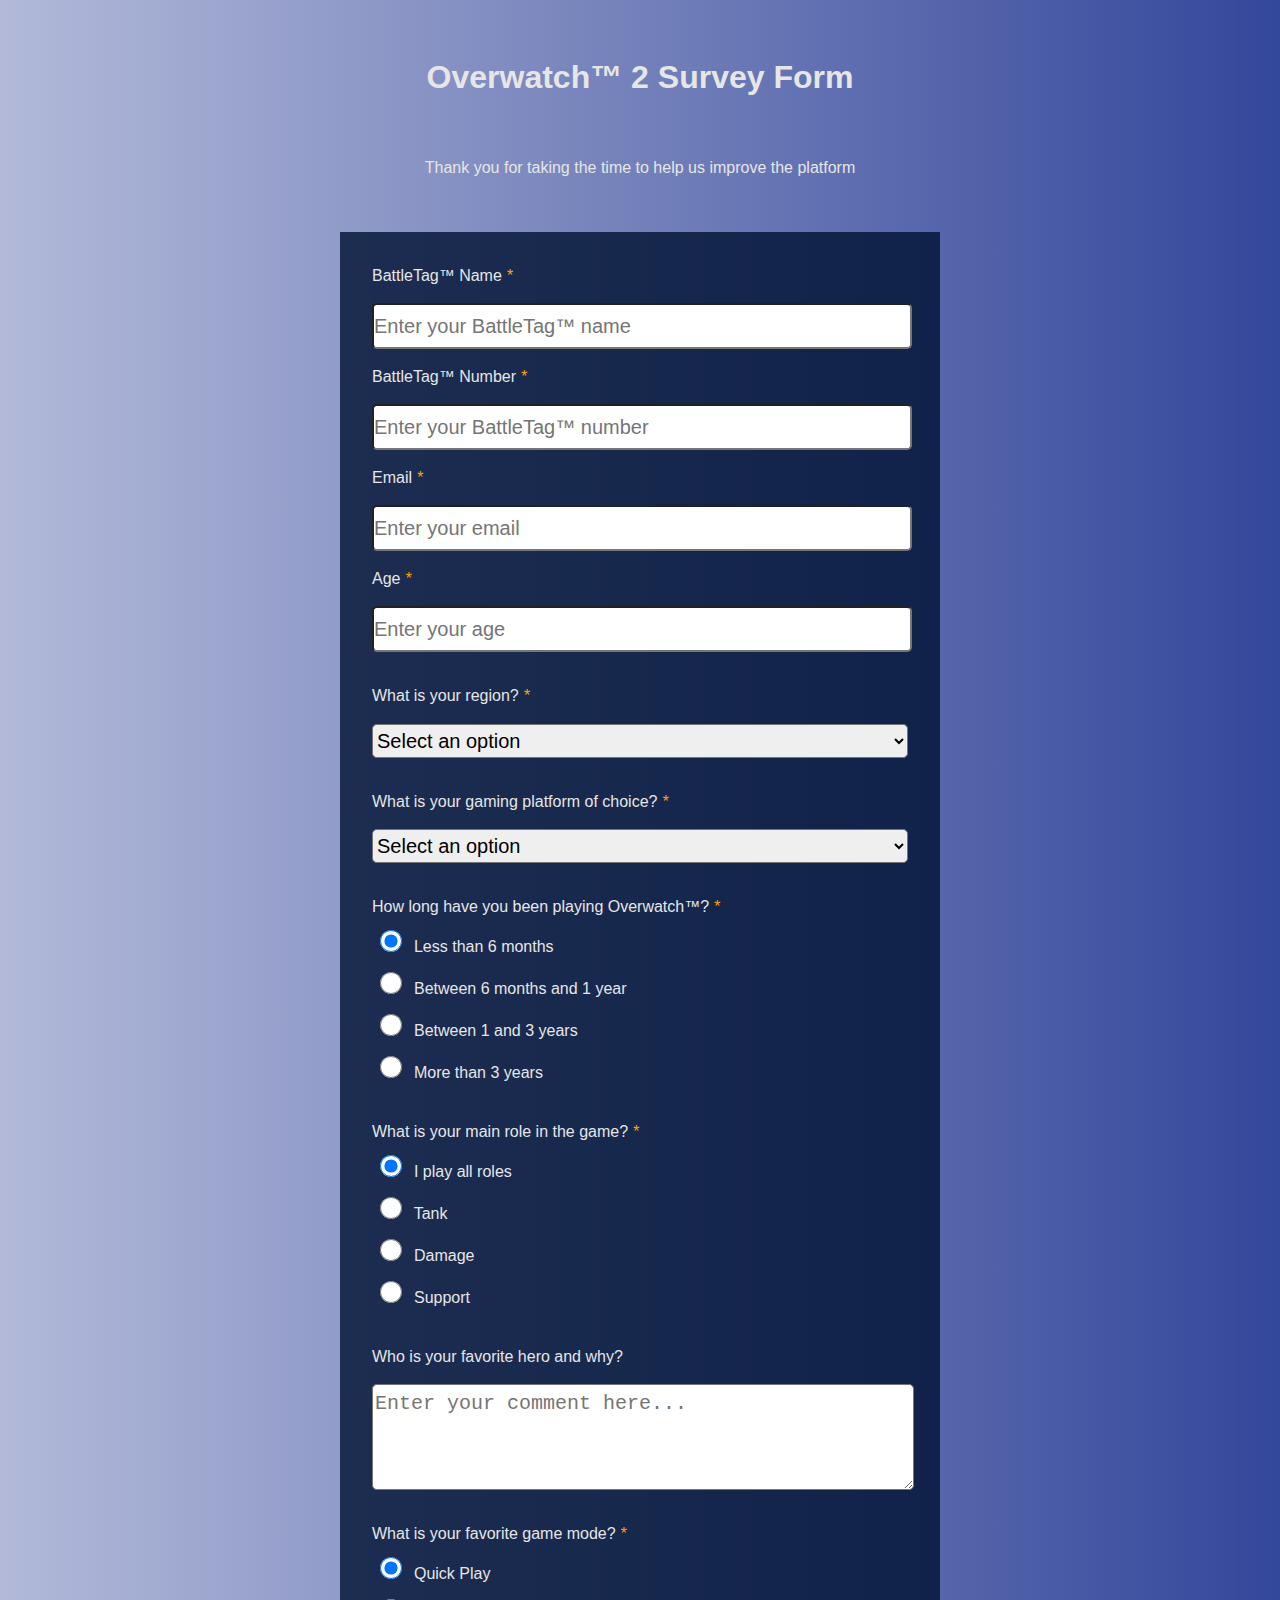
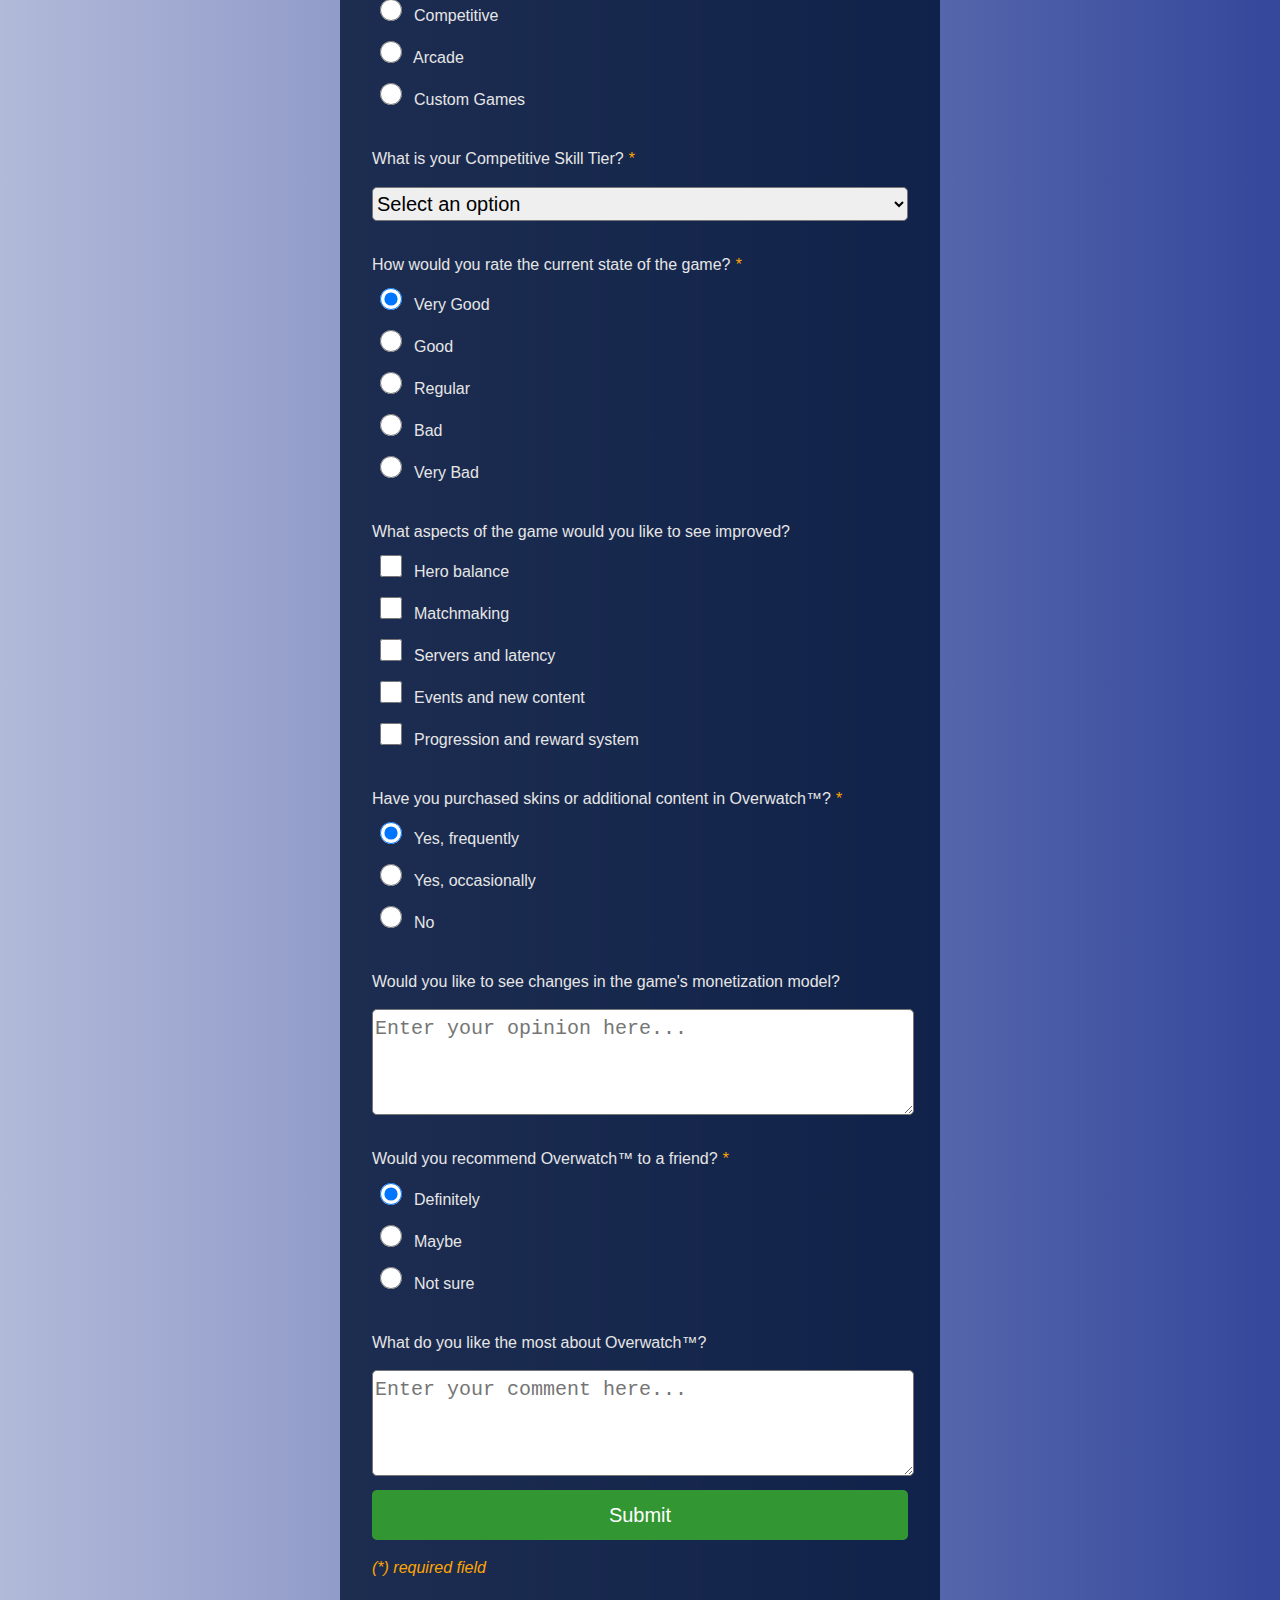
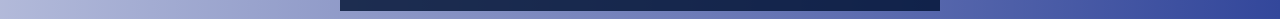
<file: Responsive Web Design/Survey Form/index.html>
<!DOCTYPE html>
<html lang="en">
  <head>
    <meta charset="UTF-8">
    <title>Survey Form</title>
    <link rel="stylesheet" href="styles.css">
  </head>
  <body>
    <h1 id="title">Overwatch™ 2 Survey Form</h1>
    <p id="description">Thank you for taking the time to help us improve the platform</p>

    <form id="survey-form">
      <fieldset>

        <label id="name-label">BattleTag™ Name <span class="required"> *</span><input id="name" type="text" placeholder="Enter your BattleTag™ name" required/></label>

        <label id="name-number-label">BattleTag™ Number <span class="required"> *</span><input id="number" type="number" min="0" max="100000" placeholder="Enter your BattleTag™ number" required/></label>

        <label id="email-label">Email <span class="required"> *</span><input id="email" type="email" placeholder="Enter your email" required/></label>

        <label id="number-label">Age <span class="required"> *</span><input id="number" type="number" min="13" max="140" placeholder="Enter your age" required/></label>

        <label class="main-label">What is your region? <span class="required"> *</span>
          <select id="dropdown" required>
            <option value="">Select an option</option>
            <option value="1">America</option>
            <option value="2">Europe</option>
            <option value="3">Asia</option>
          </select>
        </label>
        <label class="main-label">What is your gaming platform of choice? <span class="required"> *</span>
          <select id="dropdown" required>
            <option value="">Select an option</option>
            <option value="1">PC</option>
            <option value="2">PlayStation</option>
            <option value="3">Xbox</option>
            <option value="4">Nintendo Switch</option>
          </select>
        </label>

        <label class="main-label">How long have you been playing Overwatch™? <span class="required"> *</span></label>
        <label><input name="playtime" type="radio" value="less-sixm" class="inline" checked/> Less than 6 months</label>
        <label><input name="playtime" type="radio" value="sixm-oney" class="inline"/> Between 6 months and 1 year</label>
        <label><input name="playtime" type="radio" value="oney-threey" class="inline"/> Between 1 and 3 years</label>
        <label><input name="playtime" type="radio" value="3y-more" class="inline"/> More than 3 years</label>

        <label class="main-label">What is your main role in the game? <span class="required"> *</span></label>
        <label><input name="role" type="radio" value="all" class="inline" checked/> I play all roles</label>
        <label><input name="role" type="radio" value="tank" class="inline" /> Tank</label>
        <label><input name="role" type="radio" value="damage" class="inline"/> Damage</label>
        <label><input name="role" type="radio" value="support" class="inline"/> Support</label>

        <label class="main-label">Who is your favorite hero and why?
          <textarea placeholder="Enter your comment here..."></textarea>
        </label>
        <label class="main-label">What is your favorite game mode? <span class="required"> *</span></label>
        <label><input name="game-mode" type="radio" value="quickplay" class="inline" checked/> Quick Play</label>
        <label><input name="game-mode" type="radio" value="competitive" class="inline"/> Competitive</label>
        <label><input name="game-mode" type="radio" value="arcade" class="inline"/> Arcade</label>
        <label><input name="game-mode" type="radio" value="custom" class="inline"/> Custom Games</label>

        <label class="main-label">What is your Competitive Skill Tier? <span class="required"> *</span>
          <select id="dropdown" required>
            <option value="">Select an option</option>
            <option value="1">Bronze</option>
            <option value="2">Silver</option>
            <option value="3">Gold</option>
            <option value="4">Platinum</option>
            <option value="5">Diamond</option>
            <option value="6">Master</option>
            <option value="7">Grand Master</option>
            <option value="8">Champion</option>
            <option value="8">I don't play Competitive</option>
          </select>
        </label>

        <label class="main-label">How would you rate the current state of the game? <span class="required"> *</span></label>
        <label><input name="state" type="radio" value="vgood" class="inline" checked/> Very Good</label>
        <label><input name="state" type="radio" value="good" class="inline"/> Good</label>
        <label><input name="state" type="radio" value="regular" class="inline"/> Regular</label>
        <label><input name="state" type="radio" value="bad" class="inline"/> Bad</label>
        <label><input name="state" type="radio" value="vbad" class="inline"/> Very Bad</label>


        <label class="main-label">What aspects of the game would you like to see improved?</label>
        <label class="check_box"><input type="checkbox" value="balance"/> Hero balance</label>
        <label class="check_box"><input type="checkbox" value="matchmaking"/> Matchmaking</label>
        <label class="check_box"><input type="checkbox" value="servers"/> Servers and latency</label>
        <label class="check_box"><input type="checkbox" value="events-content"/> Events and new content</label>
        <label class="check_box"><input type="checkbox" value="progression"/> Progression and reward system</label>

        <label class="main-label">Have you purchased skins or additional content in Overwatch™? <span class="required"> *</span></label>
        <label><input name="purchase" type="radio" value="freq" class="inline" checked/> Yes, frequently</label>
        <label><input name="purchase" type="radio" value="occa" class="inline"/> Yes, occasionally</label>
        <label><input name="purchase" type="radio" value="no" class="inline"/> No</label>

        <label class="main-label">Would you like to see changes in the game's monetization model?
          <textarea placeholder="Enter your opinion here..."></textarea>        
        </label>



        <label class="main-label">Would you recommend Overwatch™ to a friend? <span class="required"> *</span></label>
        <label><input name="recommendation" type="radio" value="YesRec" class="inline" checked/> Definitely</label>
        <label><input name="recommendation" type="radio" value="MaybeRec" class="inline"/> Maybe</label>
        <label><input name="recommendation" type="radio" value="NoRec" class="inline"/> Not sure</label>

        <label class="main-label">What do you like the most about Overwatch™?
          <textarea placeholder="Enter your comment here..."></textarea>        
        </label>

        <input id="submit" value="Submit" type="submit"/>

        <span class="required">(*) required field</span>
      </fieldset>
    </form>
  </body>
</html>
</file>
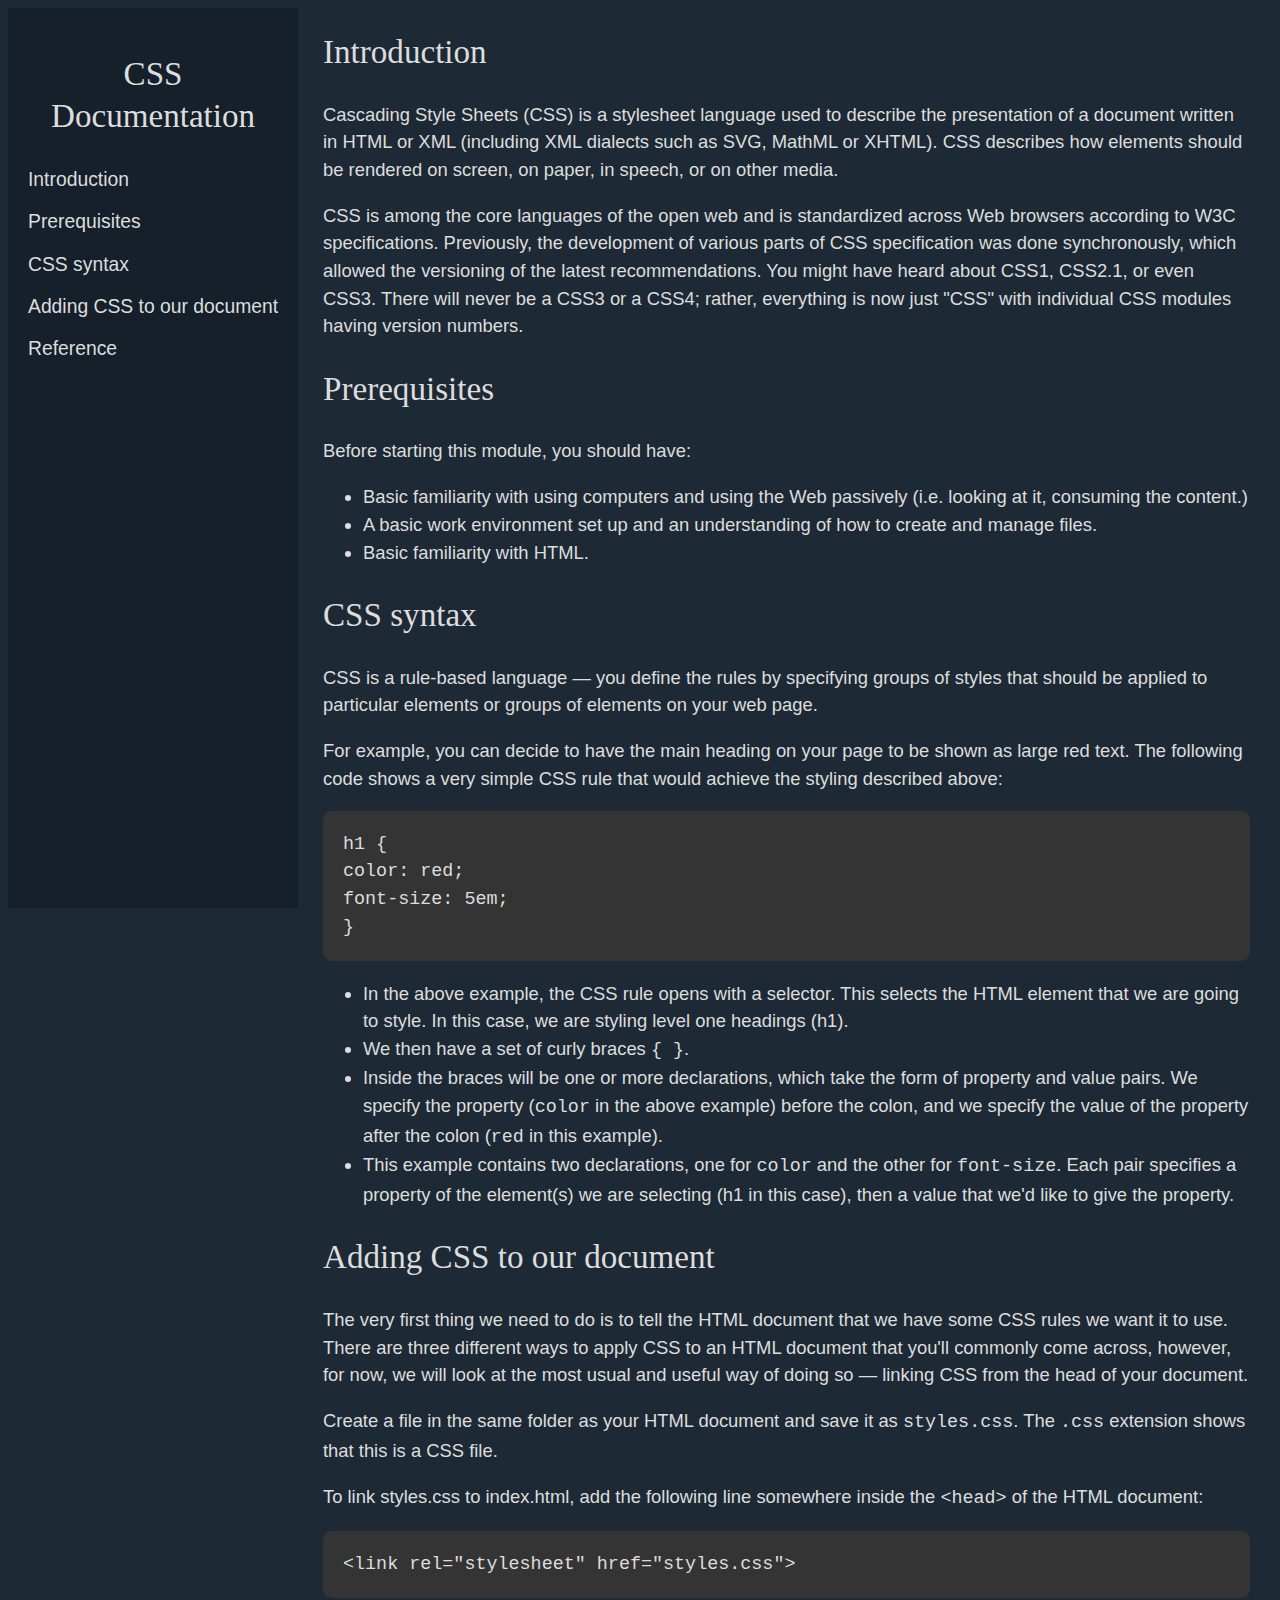
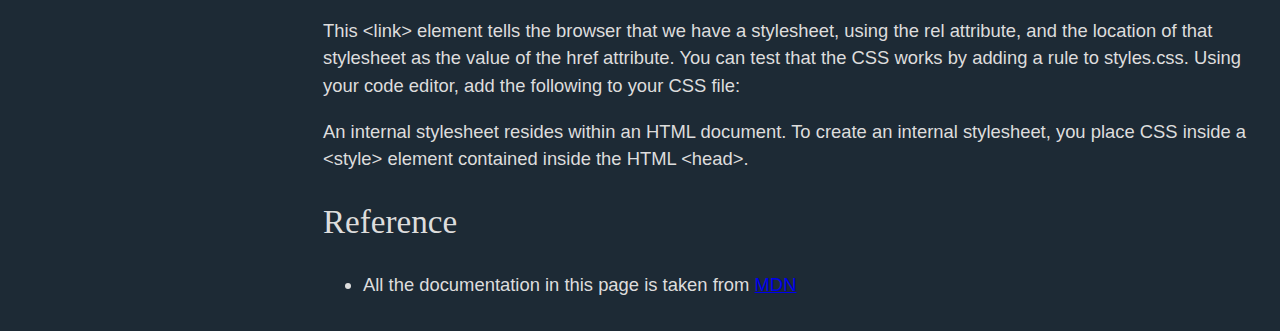
<file: Responsive Web Design/Technical Documentation Page/index.html>
<!DOCTYPE html>
<html lang="en">
  <head>
    <link rel="stylesheet" href="styles.css">
    <meta charset="UTF-8">
    <meta name="viewport" content="width=device-width, initial-scale=1.0">
    <title>Technical Documentation</title>
  </head>
  <body>
    <nav id="navbar">
        <header>CSS<br/> Documentation</header>
        <ul>
          <li>
            <a class="nav-link" href="#Introduction">Introduction</a>
          </li>
          <li>
            <a class="nav-link" href="#Prerequisites">Prerequisites</a>
          </li>
          <li>
            <a class="nav-link" href="#CSS_syntax">CSS syntax</a>
          </li>
          <li>
            <a class="nav-link" href="#Adding_CSS_to_our_document">Adding CSS to our document</a>
          </li>
          <li>
            <a class="nav-link" href="#Reference">Reference</a>
          </li>
        </ul>
      </nav>
    <main id="main-doc">
      <section id="Introduction" class="main-section">
        <header>Introduction</header>
        <p>
          Cascading Style Sheets (CSS) is a stylesheet language used to describe the presentation of a document written in HTML or XML (including XML dialects such as SVG, MathML or XHTML). CSS describes how elements should be rendered on screen, on paper, in speech, or on other media.
        </p>
        <p>
          CSS is among the core languages of the open web and is standardized across Web browsers according to W3C specifications. Previously, the development of various parts of CSS specification was done synchronously, which allowed the versioning of the latest recommendations. You might have heard about CSS1, CSS2.1, or even CSS3. There will never be a CSS3 or a CSS4; rather, everything is now just "CSS" with individual CSS modules having version numbers.
        </p>
      </section>
      <section id="Prerequisites" class="main-section">
        <header>Prerequisites</header>
        <p>
          Before starting this module, you should have:
        </p>
        <ul>
          <li>
            Basic familiarity with using computers and using the Web passively (i.e. looking at it, consuming the content.)
          </li>
          <li>
            A basic work environment set up and an understanding of how to create and manage files.
          </li>
          <li>
            Basic familiarity with HTML.
          </li>
        </ul>
      </section>
      <section id="CSS_syntax" class="main-section">
        <header>CSS syntax</header>
        <p>
          CSS is a rule-based language — you define the rules by specifying groups of styles that should be applied to particular elements or groups of elements on your web page.
        </p>
        <p>
          For example, you can decide to have the main heading on your page to be shown as large red text. The following code shows a very simple CSS rule that would achieve the styling described above:
        </p>
        <code class="code-example">
          h1 {<br>color: red;<br>font-size: 5em;<br>}
        </code>
        <ul>
          <li>
            In the above example, the CSS rule opens with a selector. This selects the HTML element that we are going to style. In this case, we are styling level one headings (h1).
          </li>
          <li>
            We then have a set of curly braces <code>{ }</code>.
          </li>
          <li>
            Inside the braces will be one or more declarations, which take the form of property and value pairs. We specify the property (<code>color</code> in the above example) before the colon, and we specify the value of the property after the colon (<code>red</code> in this example).
          </li>
          <li>
            This example contains two declarations, one for <code>color</code> and the other for <code>font-size</code>. Each pair specifies a property of the element(s) we are selecting (h1 in this case), then a value that we'd like to give the property.
          </li>
        </ul>
        <section id="Adding_CSS_to_our_document"class="main-section">
          <header>Adding CSS to our document</header>
          <p>
            The very first thing we need to do is to tell the HTML document that we have some CSS rules we want it to use. There are three different ways to apply CSS to an HTML document that you'll commonly come across, however, for now, we will look at the most usual and useful way of doing so — linking CSS from the head of your document.
          </p>
          <p>
            Create a file in the same folder as your HTML document and save it as <code>styles.css</code>. The <code>.css</code> extension shows that this is a CSS file.
          </p>
          <p>
            To link styles.css to index.html, add the following line somewhere inside the <code>&lt;head&gt;</code> of the HTML document:
          </p>
          <code class="code-example">
            &lt;link rel="stylesheet" href="styles.css"&gt;
          </code>
          <p>
            This &lt;link&gt; element tells the browser that we have a stylesheet, using the rel attribute, and the location of that stylesheet as the value of the href attribute. You can test that the CSS works by adding a rule to styles.css. Using your code editor, add the following to your CSS file:
          </p>
          <p>
            An internal stylesheet resides within an HTML document. To create an internal stylesheet, you place CSS inside a &lt;style&gt; element contained inside the HTML &lt;head&gt;.
          </p>
        </section>
        <section id="Reference" class="main-section">
          <header>Reference</header>
          <ul>
            <li>
              All the documentation in this page is taken from <a href="https://developer.mozilla.org/en-US/docs/Web/CSS" target="_blank">MDN</a>
            </li>
          </ul>
        </section>
    </main>
  </body>
</html>
</file>
<file: Responsive Web Design/Survey Form/styles.css>
*{
  line-height: 1.7;
}

body{
  width: auto;
  color: rgb(230,230,230);
  background-image: linear-gradient(90deg, rgba(0,25,130,0.3), rgba(0,25,130,0.8)), url("https://preview.redd.it/i-edited-the-new-loading-screen-into-a-mobile-wallpaper-v0-g75kmlmt2spd1.jpeg?width=1080&crop=smart&auto=webp&s=99db05f490ca567539a7d82ee9145a092f13b237");
  background-repeat: no-repeat;
  background-size: cover;
  background-position: center;
  font-family: sans-serif;
}

h1, p{
  text-align: center;
  margin: 50px;
}

form {
  width: 60vw;
  max-width: 600px;
  min-width: 300px;
  margin: auto;
  background-color: rgba(0,18,50,0.8);
}

label{
  display: block;
}

input, select, textarea{
  display: block;
  width: 100%;
  border-radius: 0.3rem;
  font-size: 20px;
  margin: 14px 0;
}

input, select{
  padding: 4px 0;
}

.main-label{
  margin-top: 30px;
}

input[type="radio"], input[type="checkbox"]{
  margin: 10px 0;
  height: 1.1em;
  width: 7%;
  display: inline-block;
}

textarea{
  height: 100px;
}

input[type="submit"]{
  height: 50px;
  border: none;
  background: rgb(50, 150, 50);
  color: white;
}

fieldset{
  border: none;
  padding: 30px;
}

.required{
  color: orange;
  font-style: italic;
}
</file>
<file: Responsive Web Design/Technical Documentation Page/styles.css>
*{
    box-sizing: border-box;
  }
  
  html{
    background-color: #1d2a35;
    color: #ddd;
    font-family: sans-serif;
    font-size: 1.15rem;
    line-height: 150%;
  }
  
  #navbar{
    position: fixed;
    height: 100%;
    text-align: center;
    line-height: 230%;
    background-color: #15202b;
  }
  
  #navbar header{
    padding: 10px;
    margin-bottom: -8px
  }
  
  #navbar ul{
    font-size: 1.05rem;
    list-style-type: none;
    padding: 0;
  }
  
  #navbar a{
    display: block;
    text-align: left;
    padding: 0 20px;
    color: #ddd;
    text-decoration: none;
  }
  
  #navbar a:hover{
    background-color: #ddd;
    color: #15202b;
  }
  
  main{
    position: absolute;
    text-align: left;
    margin: 30px;
    margin-left: 315px;
  }
  
  header{
    font-size: 1.8rem;
    font-family: 'Verdana', serif;
    margin: 35px 0;
  }
  
  #Introduction header{
    margin-top: 0;
  }
  
  .code-example{
    display: block;
    background-color: #343434;
    padding: 20px;
    border-radius: 9px;
  }
  
  section:last-of-type{
    margin-bottom: 45px
  }
  
  @media (prefers-reduced-motion: no-preference){
    * {
    scroll-behavior: smooth;
    }
  }
  
  @media only screen and (max-width: 815px){
    #navbar{
      position: relative;
      max-height: 340px;
      text-align: center;
    }
  
    #navbar a{
      text-align: center;
    }
  
    main{
      margin-left: 30px;
    }
  }
</file>
